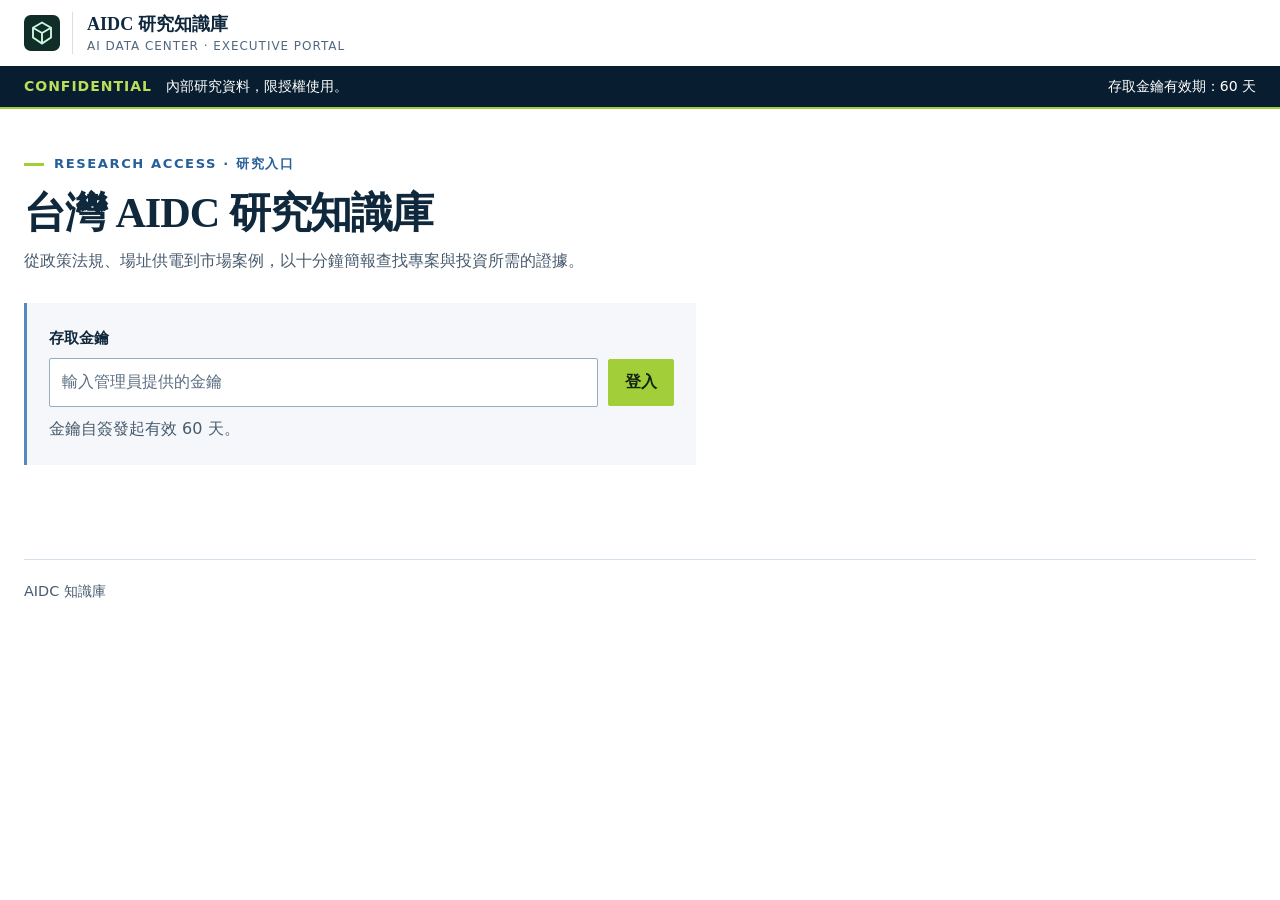
<file: index.html>
<!doctype html>
<html lang="zh-Hant"><head>
<meta charset="utf-8"><meta name="viewport" content="width=device-width,initial-scale=1">
<meta name="referrer" content="no-referrer"><meta name="robots" content="noindex,nofollow">
<meta http-equiv="Content-Security-Policy" content="default-src 'self'; script-src 'self'; style-src 'self'; img-src 'self' data:; connect-src https://cowljafosekwvxithwjd.supabase.co; base-uri 'none'; form-action 'none'; object-src 'none'">
<title>AIDC 知識庫</title><link rel="icon" href="./assets/mark.svg"><link rel="stylesheet" href="./style.css?v=4"><link rel="stylesheet" href="./portal.css?v=1"><script type="module" src="./app.js?v=10"></script>
</head><body>
<a class="skip" href="#main">跳到主要內容</a>
<header class="bar"><div class="bound bar-inner">
<a class="brand" href="#home"><img src="./assets/mark.svg" width="36" height="36" alt=""><span>AIDC 研究知識庫<small>AI DATA CENTER · EXECUTIVE PORTAL</small></span></a>
<nav id="nav" aria-label="網站功能" hidden><a href="#home">資料館</a><a href="#policies">政策法規</a><a href="#books">書籍簡報</a><a id="admin-nav" href="#keys" hidden>金鑰管理</a><button class="button quiet" id="logout" type="button">登出</button></nav>
</div></header>
<aside class="ribbon"><div class="bound"><span><b>CONFIDENTIAL</b>　內部研究資料，限授權使用。</span><span id="validity">存取金鑰有效期：60 天</span></div></aside>
<main id="main" tabindex="-1"><section id="gate" class="gate"><div class="bound gate-inner"><div class="gate-copy">
<p class="eyebrow">RESEARCH ACCESS · 研究入口</p><h1>台灣 AIDC 研究知識庫</h1><p class="intro">從政策法規、場址供電到市場案例，以十分鐘簡報查找專案與投資所需的證據。</p>
<form id="login"><label for="access-key">存取金鑰</label><div class="login-row"><input id="access-key" type="password" autocomplete="off" autocapitalize="none" spellcheck="false" required maxlength="69" placeholder="輸入管理員提供的金鑰"><button class="button primary" type="submit">登入</button></div><p id="login-message" class="message" role="status">金鑰自簽發起有效 60 天。</p></form>
</div></div></section><section id="screen" class="bound" hidden></section></main>
<footer class="bound footer">AIDC 知識庫</footer><noscript>請開啟 JavaScript 以登入並閱讀簡報。</noscript>
</body></html>
</file>
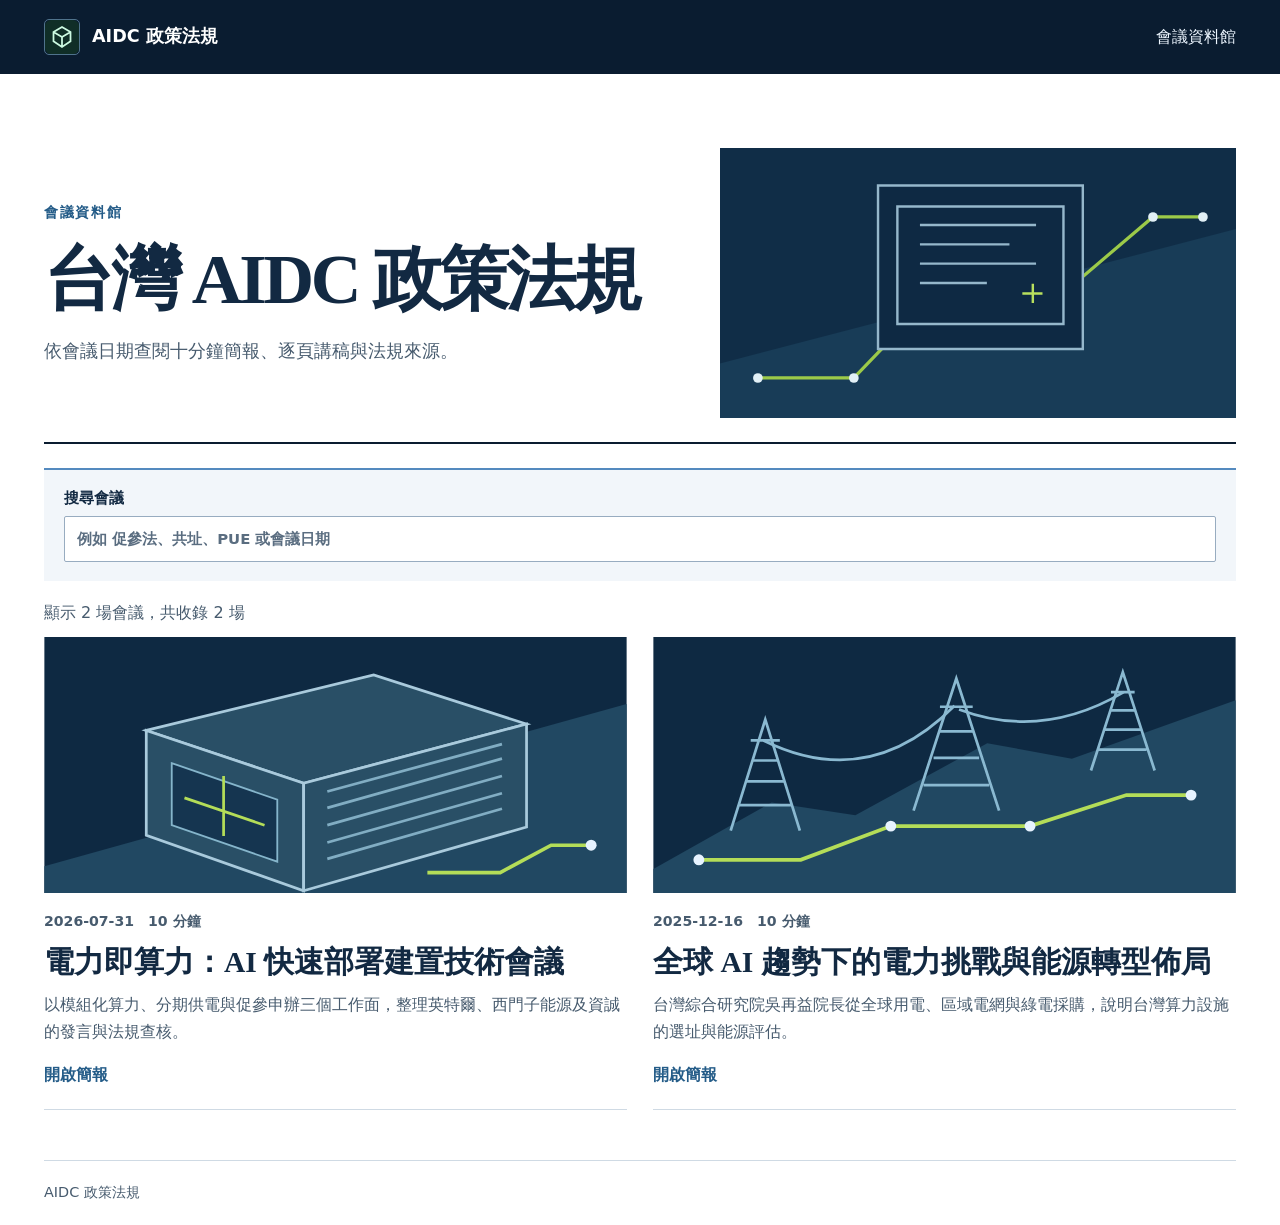
<file: policy-meetings/index.html>
<!doctype html>
<html lang="zh-Hant-TW">
<head>
  <meta charset="utf-8">
  <meta name="viewport" content="width=device-width,initial-scale=1">
  <meta name="description" content="台灣 AIDC 政策法規會議的十分鐘簡報、講稿與法規來源。">
  <meta name="robots" content="noindex,nofollow">
  <meta http-equiv="Content-Security-Policy" content="default-src 'self'; script-src 'self'; style-src 'self'; img-src 'self' data:; connect-src 'self'; base-uri 'none'; form-action 'none'; object-src 'none'">
  <title>AIDC 政策法規</title>
  <link rel="icon" href="../assets/mark.svg">
  <link rel="stylesheet" href="../style.css?v=4">
  <link rel="stylesheet" href="./meetings.css?v=2">
  <script type="module" src="./meetings.js?v=1"></script>
</head>
<body>
  <a class="skip" href="#main">跳到主要內容</a>
  <header class="bar">
    <div class="bound bar-inner">
      <a class="brand" href="#home"><img src="../assets/mark.svg" alt="" width="36" height="36">AIDC 政策法規</a>
      <nav aria-label="網站功能"><a href="#home">會議資料館</a></nav>
    </div>
  </header>
  <main id="main" class="bound" tabindex="-1">
    <section id="screen" aria-label="政策法規會議簡報"><p class="empty" role="status">載入會議簡報中</p></section>
  </main>
  <footer class="bound footer">AIDC 政策法規</footer>
  <noscript><p>請開啟 JavaScript 以搜尋及閱讀會議簡報。</p></noscript>
</body>
</html>
</file>
<file: style.css>
:root {
  color-scheme: light;
  --navy: #0a1c30;
  --ink: #122942;
  --muted: #475b6e;
  --blue: #245c88;
  --blue-light: #548abf;
  --green: #a1ce39;
  --paper: #fff;
  --wash: #f2f6fa;
  --line: #cfdae4;
  --heading: Georgia, "Noto Serif TC", "Source Han Serif TC", "PMingLiU", serif;
  font-family: "Segoe UI", "Microsoft JhengHei", system-ui, sans-serif;
  color: var(--ink);
  background: var(--paper);
  line-height: 1.65;
}
* { box-sizing: border-box }
body { margin: 0 }
[hidden] { display: none !important }
.bound { width: min(1200px, calc(100% - 88px)); margin-inline: auto }
.bar { background: var(--navy); color: #fff }
.bar-inner, .brand, nav { display: flex; align-items: center }
.bar-inner { min-height: 74px; justify-content: space-between; gap: 16px }
.brand { gap: 12px; color: #fff; text-decoration: none; font-size: 1.1rem; font-weight: 750 }
.brand img { border: 1px solid #50738c; border-radius: 5px }
nav { gap: 23px }
nav a { color: #edf6ff; text-decoration: none }
nav a:hover { text-decoration: underline }
a { color: var(--blue); text-underline-offset: .22em }
:focus-visible { outline: 3px solid #3877a7; outline-offset: 4px }
.bar :focus-visible, .gate :focus-visible { outline-color: #c4ed65 }
h1, h2, h3, p { margin: 0 }
h1 { font-family: var(--heading); font-size: clamp(2.35rem, 5.6vw, 5.4rem); font-weight: 700; line-height: 1.14; letter-spacing: -.047em; overflow-wrap: anywhere }
h2 { margin-bottom: .7rem }
h3 { line-height: 1.35 }
.eyebrow { font-size: .9rem; color: var(--blue); letter-spacing: .12em; font-weight: 750; margin-bottom: .9rem }
.intro { font-size: 1.12rem; margin-top: 1.05rem; max-width: 660px; color: var(--muted) }
.gate { position: relative; isolation: isolate; background: linear-gradient(112deg, var(--navy) 44%, #122e49); color: #fff; border-bottom: 4px solid var(--green) }
.gate-inner { min-height: min(680px, calc(100svh - 74px)); display: grid; grid-template-columns: minmax(0, 1.04fr) minmax(0, .96fr); gap: 5%; align-items: center; padding-block: clamp(52px, 8vw, 113px) }
.gate-copy { position: relative; z-index: 1 }
.gate .eyebrow { color: #cce98b }
.gate .intro { color: #d7e5f3; max-width: 32rem }
.gate-art { display: block; width: 100%; height: auto; border: 1px solid #426b8b; box-shadow: 20px 20px 0 -1px #0f253a, 20px 20px 0 #325477 }
.gate form { margin-top: 32px; width: min(100%, 32rem) }
.gate .message { color: #d6e4f0 }
.gate .button.primary { background: var(--green); border-color: var(--green); color: #122410 }
.gate .button.primary:hover:not(:disabled) { background: #b8e45c; border-color: #b8e45c }
form label, .filters label, .deck-controls label { font-weight: 700; font-size: .93rem }
.login-row { display: flex; gap: 10px; align-items: center; margin-top: 7px }
input, select, button { font: inherit }
input, select { min-width: 0; min-height: 46px; padding: 10px 12px; border: 1px solid #98acc0; border-radius: 2px; background: #fff; color: var(--ink) }
input { width: 100% }
input::placeholder { color: #5a6d80 }
.button { min-height: 44px; border: 1px solid #9cb0c2; border-radius: 2px; padding: 9px 16px; color: var(--ink); background: #fff; font-weight: 700; cursor: pointer; white-space: nowrap }
.button:hover:not(:disabled) { border-color: var(--blue); background: var(--wash) }
.button.primary { background: var(--navy); border-color: var(--navy); color: #fff }
.button.primary:hover:not(:disabled) { background: #234c72 }
.bar .button.quiet { background: transparent; border-color: #6f91ad; color: #fff }
.bar .button.quiet:hover { background: #1d3a55 }
.button:disabled { opacity: .5; cursor: default }
.page-heading { border-bottom: 1px solid var(--line); padding: clamp(34px, 6.2vw, 82px) 0 29px }
.page-heading h1 { font-size: clamp(2.4rem, 5vw, 4.3rem) }
.collections { display: grid; grid-template-columns: minmax(0, 3fr) minmax(0, 1fr); gap: 12px; margin-top: 20px }
.collection-link { display: flex; flex-wrap: wrap; align-items: center; gap: 4px 22px; padding: 16px 20px; border-left: 4px solid var(--green); background: var(--navy); color: #fff; text-decoration: none }
.collection-link strong { font-size: 1.13rem }
.collection-link span { color: #d7e5f3 }
.collection-link:hover strong { text-decoration: underline }
.filters { display: grid; grid-template-columns: minmax(210px, 2.5fr) minmax(120px, 1fr) minmax(120px, 1fr); gap: 16px; margin-top: 24px; background: var(--wash); padding: 16px 20px 19px; border-top: 2px solid var(--blue-light) }
.collection-filters { grid-template-columns: minmax(210px, 2.5fr) minmax(120px, 1fr) }
.filters input, .filters select, .deck-controls select { width: 100%; display: block; margin-top: 5px }
.cards { display: grid; grid-template-columns: repeat(3, minmax(0, 1fr)); gap: 28px }
.card { min-width: 0; border-bottom: 1px solid var(--line); background: #fff }
.card-link { display: flex; flex-direction: column; height: 100%; text-decoration: none; color: var(--ink) }
.card img { width: 100%; height: auto; aspect-ratio: 16/9; object-fit: cover; display: block }
.card-link:hover h3 { color: var(--blue); text-decoration: underline }
.card-link:focus-visible { outline-offset: 4px }
.card-body { padding: 17px 0 21px; display: flex; flex-direction: column; gap: 9px; flex: 1 }
.card-body h3 { font-size: clamp(1.25rem, 2.25vw, 1.6rem); letter-spacing: -.02em }
.card-body p { color: var(--muted) }
.card-meta { font-size: .88rem; font-weight: 750 }
.card-action { padding-top: 8px; margin-top: auto; color: var(--blue); font-weight: 750 }
.card.featured { grid-column: 1/-1; background: var(--wash); border-bottom: 0 }
.featured .card-link { display: grid; grid-template-columns: minmax(0, 1.06fr) minmax(0, .94fr) }
.featured img { height: 100%; min-height: 255px; max-height: 350px }
.featured .card-body { padding: clamp(20px, 4vw, 48px); justify-content: center; border-left: 4px solid var(--green) }
.featured h3 { font-family: var(--heading); font-size: clamp(1.62rem, 3vw, 2.6rem) }
.featured .card-action { margin-top: 3px }
.result-count { margin: 19px 0 11px }
.empty { grid-column: 1/-1; border: 1px solid var(--line); padding: 28px; background: var(--wash); margin-top: 12px }
.book-empty { display: flex; flex-wrap: wrap; align-items: center; gap: 18px }
.book-empty img { width: min(240px, 100%); height: auto }
.muted, .message { color: var(--muted) }
.message { margin-top: .6rem; min-height: 1.65em }
.footer { margin-top: 50px; padding-block: 20px; border-top: 1px solid var(--line); font-size: .9rem; color: var(--muted) }
.deck-head { display: flex; align-items: center; justify-content: space-between; gap: 14px; margin: 25px 0 12px }
.slide { background: #fff; border: 1px solid var(--line); border-top: 5px solid var(--navy); padding: clamp(20px, 4vw, 54px); min-height: 465px }
.slide h1 { font-size: clamp(1.88rem, 4vw, 3.55rem); max-width: 980px }
.slide-lead { margin: 16px 0 22px; max-width: 920px; font-size: 1.14rem; color: var(--muted) }
.deck-cover { float: right; width: min(42%, 500px); height: auto; margin: 0 0 15px 24px }
.evidence-figure { max-width: 740px; margin: 0 0 20px }
.evidence-figure img { display: block; width: 100%; height: auto; border: 1px solid var(--line) }
.evidence-figure figcaption { margin-top: 7px; color: var(--muted); font-size: .94rem }
.points { margin: 0 }
.points div { border-top: 1px solid var(--line); padding: 13px 0 }
.points dt { font-weight: 800; color: var(--blue) }
.points dd { margin: 4px 0 0 }
.slide-foot { display: flex; align-items: center; justify-content: space-between; margin-top: 20px; color: var(--muted); gap: 25px; clear: both }
progress { max-width: 50%; width: 150px; accent-color: var(--blue) }
.deck-controls { display: flex; gap: 12px; align-items: flex-end; flex-wrap: wrap; margin: 15px 0 }
.deck-controls label { min-width: 155px; flex: 1 }
.notes, .source-box, .receipt { background: var(--wash); border-left: 3px solid var(--blue-light); padding: 17px 20px; margin: 13px 0 }
.notes p { margin-top: 6px; max-width: 76ch }
.source-box summary { cursor: pointer; font-weight: 750 }
.sources { padding-left: 1.3rem; margin: 7px 0 0 }
.key-form { grid-template-columns: 2fr 1fr 1fr auto; align-items: end }
.key-row { display: flex; align-items: center; justify-content: space-between; gap: 12px; padding: 16px 0; border-bottom: 1px solid var(--line) }
.row-actions { display: flex; gap: 8px }
.receipt .login-row { margin-bottom: 12px }
.skip { position: absolute; top: -100px; left: 12px; padding: 8px 12px; background: #fff; z-index: 2 }
.skip:focus { top: 8px }
@media (max-width: 900px) {
  .bound { width: calc(100% - 44px) }
  .cards { grid-template-columns: repeat(2, minmax(0, 1fr)); gap: 21px }
  .gate-inner { gap: 25px }
  .gate-art { box-shadow: 9px 9px 0 -1px #0f253a, 9px 9px 0 #325477 }
}
@media (max-width: 650px) {
  .bound { width: calc(100% - 32px) }
  .bar-inner { min-height: 61px; flex-wrap: wrap; padding-block: 8px }
  nav { gap: 12px; font-size: .92rem; flex-wrap: wrap }
  .gate-inner { grid-template-columns: 1fr; gap: 28px; padding-block: 43px 34px }
  .gate-art { aspect-ratio: 16/9; object-fit: cover; object-position: center 53%; box-shadow: none }
  .gate h1 { font-size: clamp(2.22rem, 8.8vw, 3.25rem) }
  .filters { grid-template-columns: repeat(2, minmax(0, 1fr)); gap: 11px; padding: 12px }
  .collection-filters, .collections { grid-template-columns: minmax(0, 1fr) }
  .filters label:first-child { grid-column: 1/-1 }
  .cards { grid-template-columns: 1fr }
  .featured .card-link { grid-template-columns: 1fr }
  .featured img { min-height: 0 }
  .featured .card-body { border-left: 0; border-top: 4px solid var(--green) }
  .deck-head { display: block }
  .deck-cover { float: none; margin: 0 0 14px; width: 100% }
  .key-row { align-items: flex-start; flex-direction: column }
}
@media print {
  .bar, .deck-head, .deck-controls, .footer, .slide-foot { display: none }
  .bound { width: 100% }
  .slide { min-height: 0; border: none; padding: 0 }
}
</file>
<file: portal.css>
:root{--navy:#081e30;--ink:#10283c;--blue:#265f99;--wash:#f5f7fa;--line:#d5dfea}
.bound{width:min(1504px,calc(100% - 48px))}
.bar,.gate{background:white;color:var(--ink)}
.bar-inner{min-height:66px}.brand,nav a{color:var(--ink)}.brand span{padding-left:14px;border-left:1px solid var(--line);font:700 1.13rem var(--heading)}
.brand small{display:block;margin-top:2px;color:#526780;letter-spacing:.08em;font:500 .75rem/1.4 system-ui}.brand img{border:0}
nav a{padding:18px 2px 15px;border-bottom:3px solid transparent;font-weight:650}nav a[aria-current]{border-color:var(--navy)}
.bar .quiet{color:var(--ink);background:white;border:1px solid var(--line)}
.ribbon{background:var(--navy);color:white;border-bottom:2px solid var(--green);font-size:.875rem}
.ribbon .bound{display:flex;justify-content:space-between;gap:6px 18px;padding-block:9px;flex-wrap:wrap}.ribbon b{color:#bbde5a;letter-spacing:.07em}
.gate{border:0}.gate-inner{display:block;min-height:0;padding-block:44px}.gate .eyebrow,.eyebrow{color:var(--blue);font-size:.82rem}.eyebrow:before{content:"";display:inline-block;vertical-align:middle;width:20px;height:3px;background:var(--green);margin-right:10px}
.gate h1,.page-heading h1{font-size:clamp(2rem,3.3vw,3rem);letter-spacing:-.025em}.gate .intro,.gate .message{color:var(--muted)}.gate .intro{max-width:60ch}
.gate form{margin-top:28px;padding:22px;background:var(--wash);border-left:3px solid var(--blue-light);width:min(100%,42rem)}.gate form label{color:var(--ink)}.gate .primary{background:var(--navy);color:white}
.page-heading{padding:34px 0 24px;border:0}.intro{max-width:80ch;margin-top:.7rem;font-size:1rem}
.metrics{display:grid;grid-template-columns:repeat(4,1fr);border-top:2px solid var(--navy);border-bottom:1px solid var(--line)}
.metrics div{padding:15px 20px;border-right:1px solid var(--line)}.metrics div:last-child{border-right:0}.metrics strong,.metrics span{display:block}.metrics strong{font:700 2.5rem/1.2 Georgia,serif}.metrics div:first-child strong{color:var(--blue)}.metrics span,.register small{color:var(--muted);font-size:.9rem}
.list-heading{margin:26px 0 10px;font:700 1.35rem var(--heading)}.filters{margin-top:8px;border:1px solid var(--line);border-left:3px solid var(--blue-light)}
.register table{width:100%;border-collapse:collapse;border-top:2px solid var(--navy)}.register th,.register td{text-align:left;padding:12px;border-bottom:1px solid var(--line)}
.register th{background:var(--wash);font-size:.88rem}.register td:not(:first-child){white-space:nowrap}.register a{font-weight:700}.register small{display:block;margin-top:3px}.register tr:hover td{background:#f7faff}
@media(max-width:700px){.bound{width:calc(100% - 32px)}.bar-inner{flex-wrap:wrap;padding-block:9px}.bar nav{gap:12px}.bar nav a{padding:2px 0}.metrics{grid-template-columns:repeat(2,1fr)}.metrics div{border-bottom:1px solid var(--line)}.metrics div:nth-child(2){border-right:0}.register th,.register td{padding:8px 4px}.register th:nth-child(3),.register td:nth-child(3){display:none}.register small{line-height:1.4}.register td:not(:first-child){font-size:.84rem}.gate form{padding:15px}.gate-inner{padding-block:30px}}
@media print{.ribbon{display:none}}
</file>
<file: policy-meetings/meetings.css>
.meeting-intro { display: grid; grid-template-columns: 1.25fr 1fr; gap: 32px; align-items: center; padding: clamp(30px, 6vw, 74px) 0 24px; border-bottom: 2px solid var(--navy) }
.meeting-intro h1 { font-size: clamp(2.3rem, 5.5vw, 4.6rem) }
.meeting-intro img { width: 100%; max-height: 270px; object-fit: cover; display: block }
.meeting-search { grid-template-columns: 1fr }
.meeting-list { display: grid; grid-template-columns: repeat(2, minmax(0, 1fr)); gap: 26px }
.meeting-list h2 { margin: 0; font: 700 clamp(1.35rem, 2.5vw, 1.85rem)/1.4 var(--heading) }
.meeting-list a:hover h2 { color: var(--blue); text-decoration: underline }
.meeting-list img { aspect-ratio: 16 / 7 }
.meeting-list .card-body { min-height: 155px }
.deck-controls select { max-width: 100% }
.slide { overflow-wrap: anywhere }
.slide .points dd { max-width: 76ch }
@media (max-width: 700px) {
  .meeting-list, .meeting-intro { grid-template-columns: 1fr }
  .meeting-intro { gap: 20px }
  .meeting-intro img { aspect-ratio: 16 / 7 }
  .meeting-list .card-body { min-height: 0 }
}
</file>
